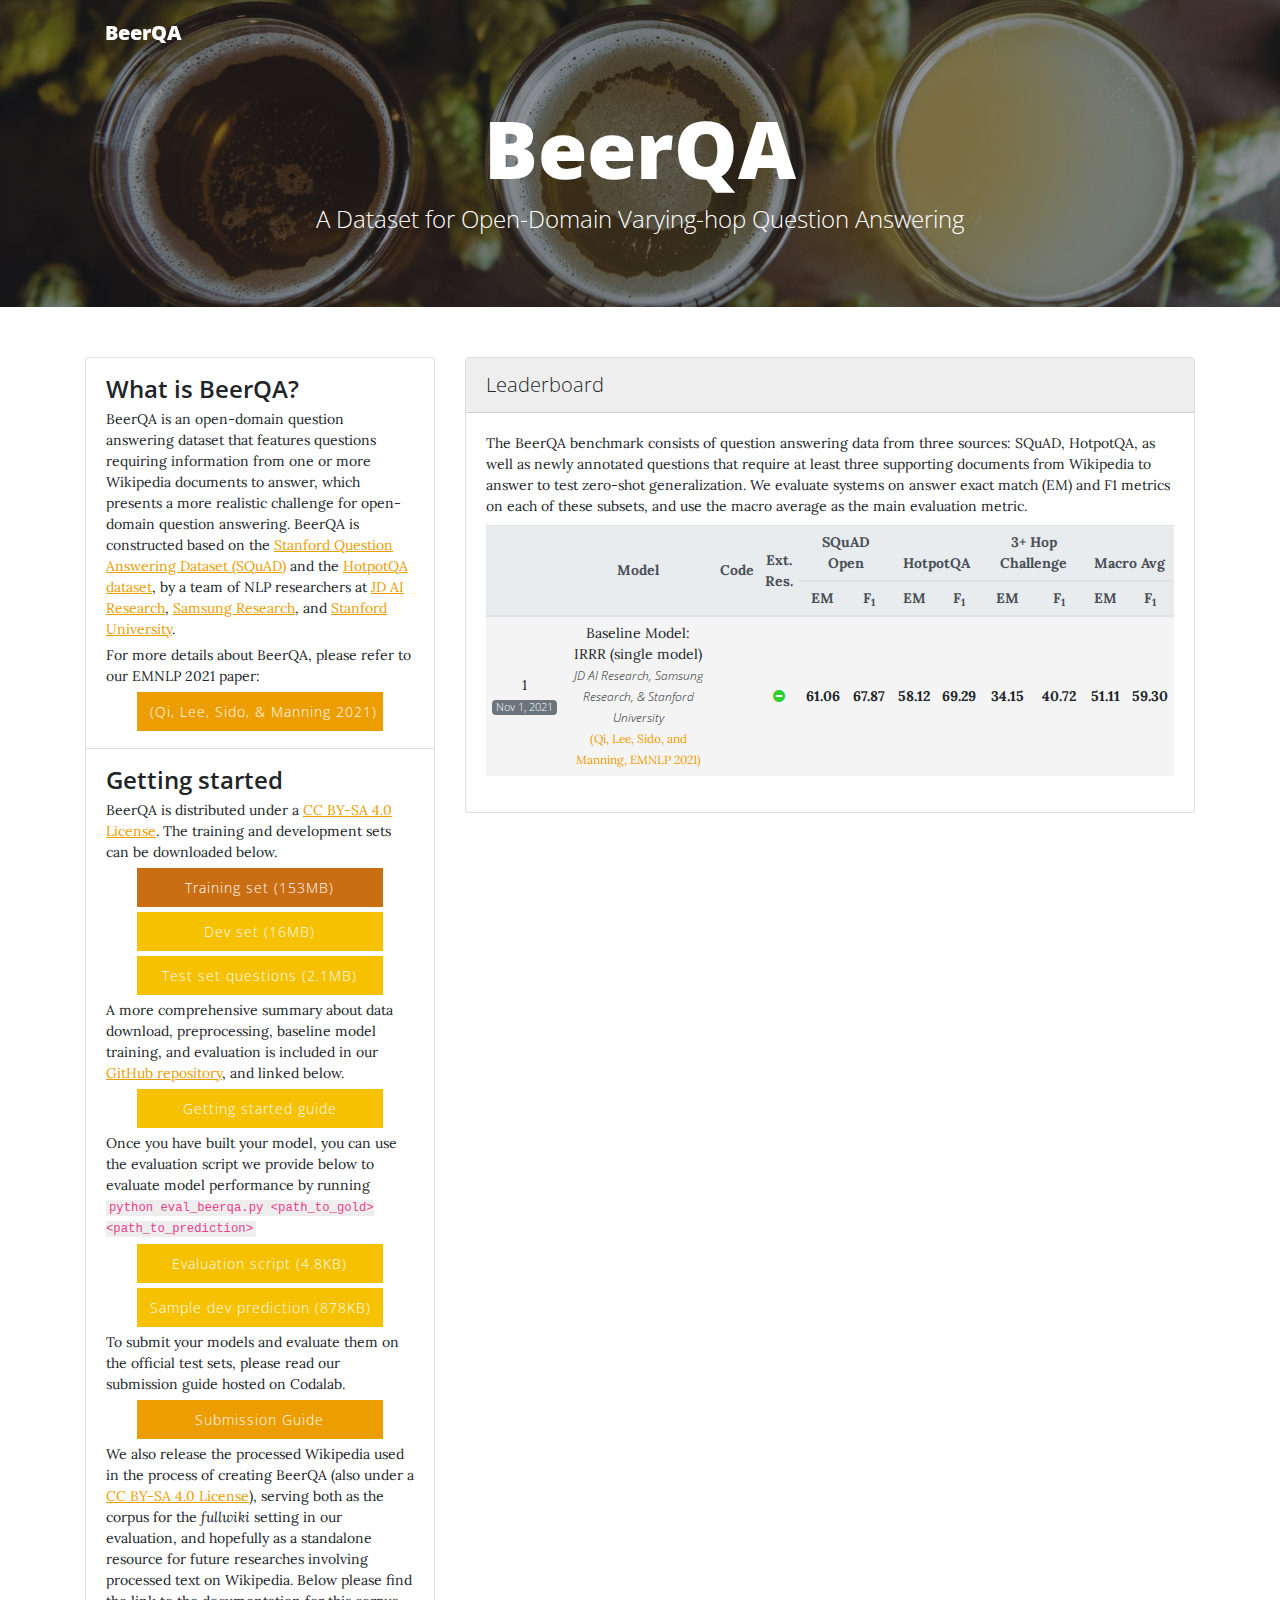
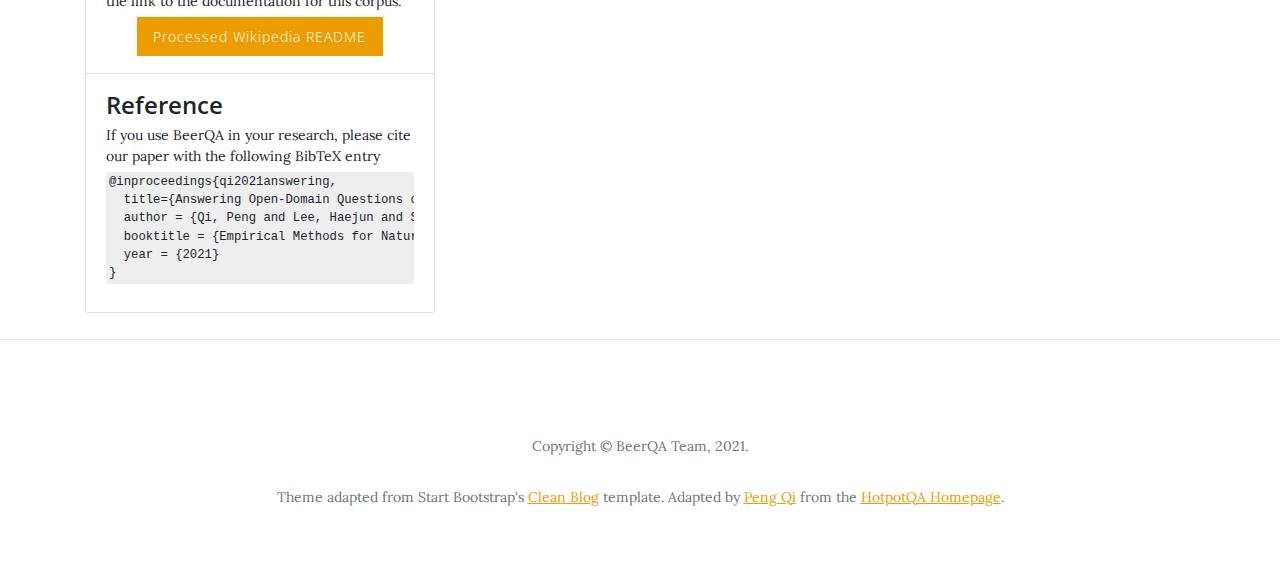
<file: index.html>
<!DOCTYPE html>
<html lang="en">

  <head>

    <meta charset="utf-8">
    <meta name="viewport" content="width=device-width, initial-scale=1, shrink-to-fit=no">
    <meta name="description" content="">
    <meta name="author" content="">
    <meta name="twitter:card" content="summary_large_image">
    <meta name="twitter:site" content="@qi2peng2">
    <meta name="twitter:creator" content="@qi2peng2">
    <meta name="twitter:title" content="BeerQA: A Dataset for Open-Domain Varying-hop Question Answering">
    <meta name="twitter:description" content="BeerQA is a question answering dataset featuring natural, multi-hop questions, with strong supervision for supporting facts to enable more explainable question answering systems. It is collected by a team of NLP researchers at Carnegie Mellon University, Stanford University, and Université de Montréal.">
    <meta name="twitter:image" content="https://beerqa.github.io/img/index.jpeg">
    <meta property="og:image" content="https://beerqa.github.io/img/index.jpeg">

    <title>BeerQA Homepage</title>

    <!-- Bootstrap core CSS -->
    <link href="vendor/bootstrap/css/bootstrap.min.css" rel="stylesheet">

    <!-- Custom fonts for this template -->
    <link href="vendor/font-awesome/css/font-awesome.min.css" rel="stylesheet" type="text/css">
    <link rel="stylesheet" href="https://use.fontawesome.com/releases/v5.3.1/css/all.css" integrity="sha384-mzrmE5qonljUremFsqc01SB46JvROS7bZs3IO2EmfFsd15uHvIt+Y8vEf7N7fWAU" crossorigin="anonymous">
    <link href='https://fonts.googleapis.com/css?family=Lora:400,700,400italic,700italic' rel='stylesheet' type='text/css'>
    <link href='https://fonts.googleapis.com/css?family=Open+Sans:300italic,400italic,600italic,700italic,800italic,400,300,600,700,800' rel='stylesheet' type='text/css'>

    <!-- Custom styles for this template -->
    <link href="css/clean-blog.min.css" rel="stylesheet">
    <link href="css/beerqa.css" rel="stylesheet">
    
<meta name="google-site-verification" content="h3zCtOJy9KzG1XWf5-3ppU1liaJ8NkpGvK_BbOOq3-4" />
<script type="application/ld+json">
{
  "@context":"https://schema.org/",
  "@type":"Dataset",
  "name":"BeerQA",
  "description":"BeerQA is a question answering dataset featuring natural, single- and multi-hop questions in a realistic open-domain setting to enable question answering systems built based on Wikipedia.",
  "url":"https://beerqa.github.io/",
  "keywords":[
     "Question Answering",
     "Natural Language Processing",
     "Multi-hop Reasoning",
     "Explainable Artificial Intelligence"
  ],
  "creator":{
     "@type":"Organization",
     "url": "https://beerqa.github.io/",
     "name":"JD AI Research, Samsung Research, Stanford University",
     "contactPoint":{
        "@type":"ContactPoint",
        "contactType": "customer service",
        "url":"https://qipeng.me/",
        "email":"pengqi@cs.stanford.edu"
     }
  },
  "distribution":[
     {
        "@type":"DataDownload",
        "encodingFormat":"JSON",
        "contentUrl":"https://nlp.stanford.edu/projects/beerqa/beerqa_train_v1.0.json"
     },
     {
        "@type":"DataDownload",
        "encodingFormat":"JSON",
        "contentUrl":"https://nlp.stanford.edu/projects/beerqa/beerqa_dev_v1.0.json"
     },
     {
        "@type":"DataDownload",
        "encodingFormat":"JSON",
        "contentUrl":"https://nlp.stanford.edu/projects/beerqa/beerqa_test_questions_v1.0.json"
     }
  ]
}
</script>

  </head>

  <body>
<nav class="navbar navbar-expand-lg navbar-light fixed-top" id="mainNav">
  <div class="container">
    <a class="navbar-brand" href="index.html">BeerQA</a>
    <button class="navbar-toggler navbar-toggler-right" type="button" data-toggle="collapse" data-target="#navbarResponsive" aria-controls="navbarResponsive" aria-expanded="false" aria-label="Toggle navigation">
      Menu
      <i class="fa fa-bars"></i>
    </button>
    <div class="collapse navbar-collapse" id="navbarResponsive">
      <ul class="navbar-nav ml-auto">
      </ul>
    </div>
  </div>
</nav>
<!-- Page Header -->
<header class="masthead" style="background-image: url('img/home-bg.jpeg')">
  <div class="overlay"></div>
  <div class="container">
    <div class="row">
      <div class="col-lg-8 col-md-10 mx-auto">
        <div class="site-heading">
          <h1>BeerQA</h1>
          <span class="subheading">A Dataset for Open-Domain <span class="line">Varying-hop</span> <span class="line">Question Answering</span></span>
        </div>
      </div>
    </div>
  </div>
</header>

    
<!-- Main Content -->
<div class="container" id="main">
  <div class="row">
    <div class="col-lg-4">
      <div class="list-group">
        <div class="list-group-item"><h4>What is BeerQA?</h4>
        <p>BeerQA is an open-domain question answering dataset that features questions requiring information from one or more Wikipedia documents to answer, which presents a more realistic challenge for open-domain question answering. BeerQA is constructed based on the <a href="https://rajpurkar.github.io/SQuAD-explorer/">Stanford Question Answering Dataset (SQuAD)</a> and the <a href="https://hotpotqa.github.io">HotpotQA dataset</a>, by a team of NLP researchers at <a href="https://corporate.jd.com/home">JD AI Research</a>, <a href="https://research.samsung.com/">Samsung Research</a>, and <a href="https://nlp.stanford.edu/">Stanford University</a>.</p>
        <p>For more details about BeerQA, please refer to our EMNLP 2021 paper:</p>
        <p class="text-center">
          <a href="https://arxiv.org/pdf/2010.12527.pdf"><button type="button" class="btn btn-info">(Qi, Lee, Sido, &amp; Manning 2021)</button></a>
        </p>
        </div>
        <div class="list-group-item"><h4>Getting started</h4>
        <p>BeerQA is distributed under a <a rel="license" href="http://creativecommons.org/licenses/by-sa/4.0/">CC BY-SA 4.0 License</a>. The training and development sets can be downloaded below.</p>
        <p class="text-center">
          <a href="https://nlp.stanford.edu/projects/beerqa/beerqa_train_v1.0.json"><button type="button" class="btn btn-success">Training set (153MB)</button></a>
        </p>
        <p class="text-center">
          <a href="https://nlp.stanford.edu/projects/beerqa/beerqa_dev_v1.0.json"><button type="button" class="btn btn-secondary">Dev set (16MB)</button></a>
        </p>
        <p class="text-center">
          <a href="https://nlp.stanford.edu/projects/beerqa/beerqa_test_questions_v1.0.json"><button type="button" class="btn btn-secondary">Test set questions (2.1MB)</button></a>
        </p>
        <p>A more comprehensive summary about data download, preprocessing, baseline model training, and evaluation is included in our <a href="https://github.com/beerqa/IRRR">GitHub repository</a>, and linked below.
        <p class="text-center">
          <a href="https://github.com/beerqa/IRRR/blob/main/README.md"><button type="button" class="btn btn-secondary">Getting started guide</button></a>
        </p>
        <p>
        Once you have built your model, you can use the evaluation script we provide below to evaluate model performance by running <code>python eval_beerqa.py &lt;path_to_gold&gt; &lt;path_to_prediction&gt;</code>
        </p>
        <p class="text-center">
          <a href="https://github.com/beerqa/IRRR/blob/main/utils/eval_beerqa.py"><button type="button" class="btn btn-secondary">Evaluation script (4.8KB)</button></a>
        </p>
        <p class="text-center">
          <a href="https://nlp.stanford.edu/projects/beerqa/sample_dev_pred.json"><button type="button" class="btn btn-secondary">Sample dev prediction (878KB)</button></a>
        </p>
        <p>To submit your models and evaluate them on the official test sets, please read our submission guide hosted on Codalab.</p>
        <p class="text-center">
          <a href="https://worksheets.codalab.org/worksheets/0x1647bab264a34ca4b7ea6c0c02d8a669"><button type="button" class="btn btn-info">Submission Guide</button></a>
        </p>
        <p>
        We also release the processed Wikipedia used in the process of creating BeerQA (also under a <a rel="license" href="http://creativecommons.org/licenses/by-sa/4.0/">CC BY-SA 4.0 License</a>), serving both as the corpus for the <em>fullwiki</em> setting in our evaluation, and hopefully as a standalone resource for future researches involving processed text on Wikipedia. Below please find the link to the documentation for this corpus.
        </p>
        <p class="text-center">
          <a href="wiki-readme.html"><button type="button" class="btn btn-info">Processed Wikipedia README</button></a>
        </p>
        </div>
        <div class="list-group-item"><h4>Reference</h4>
        <p>If you use BeerQA in your research, please cite our paper with the following BibTeX entry</p>
        <pre>
@inproceedings{qi2021answering,
  title={Answering Open-Domain Questions of Varying Reasoning Steps from Text},
  author = {Qi, Peng and Lee, Haejun and Sido, Oghenetegiri "TG" and Manning, Christopher D.},
  booktitle = {Empirical Methods for Natural Language Processing ({EMNLP})},
  year = {2021}
}</pre>
    </div>
  </div>
</div>
<div class="col-lg-8">
  <div class="card card-outline-secondary">
    <div class="card-header">
      Leaderboard
    </div>
    <div class="card-body">
      The BeerQA benchmark consists of question answering data from three sources: SQuAD, HotpotQA, as well as newly annotated questions that require at least three supporting documents from Wikipedia to answer to test zero-shot generalization. We evaluate systems on answer exact match (EM) and F1 metrics on each of these subsets, and use the macro average as the main evaluation metric.
      <table class="table table-responsive">
        <thead class="thead-light">
          <tr>
            <th scope="col" rowspan=2></th>
            <th scope="col" rowspan=2 class="align-middle text-center">Model</th>
            <th scope="col" rowspan=2 class="align-middle text-center">Code</th>
            <th scope="col" rowspan=2 class="align-middle text-center">Ext.<br>Res.</th>
            <th scope="col" colspan=2 class='text-center'>SQuAD Open</th>
            <th scope="col" colspan=2 class='text-center'>HotpotQA</th>
            <th scope="col" colspan=2 class='text-center'>3+ Hop Challenge</th>
            <th scope="col" colspan=2 class='text-center'>Macro Avg</th>
          </tr>
          <tr>
            <th scope="col" class='text-center'>EM</th>
            <th scope="col" class='text-center'>F<sub>1</sub></th>
            <th scope="col" class='text-center'>EM</th>
            <th scope="col" class='text-center'>F<sub>1</sub></th>
            <th scope="col" class='text-center'>EM</th>
            <th scope="col" class='text-center'>F<sub>1</sub></th>
            <th scope="col" class='text-center'>EM</th>
            <th scope="col" class='text-center'>F<sub>1</sub></th>
          </tr>
        </thead>
        <tbody><tr style="background:#f4f4f4">
            <td scope="row" class='align-middle text-center'>1<br>
              <span class="badge badge-secondary">Nov 1, 2021</span></td>
            <td class='align-middle text-center'>Baseline Model: IRRR (single model)<br/>
              <span class="affiliation">JD AI Research, Samsung Research, & Stanford University</span><br/><a href="https://arxiv.org/pdf/2010.12527.pdf" class="paperlink">(Qi, Lee, Sido, and Manning, EMNLP 2021)</a></td>
            <td class='align-middle text-center'><a href="https://github.com/beerqa/IRRR"><i class="far fa-file-alt" style="color:#32CD32"></i></a></td>
            <td class='align-middle text-center'><a href="#" data-toggle="tooltip" data-placement="bottom" title="The authors declare that no external resources were used."><i class="fa fa-minus-circle" style="color:#32CD32"></i></a></td>
            <td class='align-middle text-center'><strong>61.06</strong></td>
            <td class='align-middle text-center'><strong>67.87</strong></td>
            <td class='align-middle text-center'><strong>58.12</strong></td>
            <td class='align-middle text-center'><strong>69.29</strong></td>
            <td class='align-middle text-center'><strong>34.15</strong></td>
            <td class='align-middle text-center'><strong>40.72</strong></td>
            <td class='align-middle text-center'><strong>51.11</strong></td>
            <td class='align-middle text-center'><strong>59.30</strong></td>
          </tr></tbody>
      </table>
    </div>
  </div>
  </div>
</div>
</div>

    <hr>
    <!-- Footer -->
    <footer>
      <div class="container">
        <div class="row">
          <div class="col-lg-8 col-md-10 mx-auto">
            <p class="copyright text-muted">Copyright &copy; BeerQA Team, 2021.</p>
            <p class="copyright text-muted">Theme adapted from Start Bootstrap's <a href="https://startbootstrap.com/template-overviews/clean-blog/">Clean Blog</a> template. Adapted by <a href="https://qipeng.github.io/">Peng Qi</a> from the <a href="https://hotpotqa.github.io/">HotpotQA Homepage</a>.</p>
          </div>
        </div>
      </div>
    </footer>

    <!-- Bootstrap core JavaScript -->
    <script src="vendor/jquery/jquery.min.js"></script>
    <script src="vendor/bootstrap/js/bootstrap.bundle.min.js"></script>
    <script>$(function () {
      $('[data-toggle="tooltip"]').tooltip()
    })</script>

    <!-- Custom scripts for this template -->
    <script src="js/clean-blog.min.js"></script>
    

  </body>

</html>
</file>
<file: css/beerqa.css>
header.masthead .page-heading, header.masthead .post-heading, header.masthead .site-heading { padding: 100px 0 75px; }
#main {font-size:14px;}
#main h1, #main h2, #main h3, #main h4, #main h5, #main h6 {font-weight:600; margin: 5px 0;}
#main button {text-transform: none; padding: 8px 12px; font-weight:300; width:80%; min-width:230px;}
a {color:#ec9d00;}
.btn-info {background-color:#ec9d00; border-color:#ec9d00;}
.btn-success {background-color:#c96e12; border-color:#c96e12;}
.btn-secondary {background-color:#f6c101; border-color:#f6c101;}
.list-group-item p {margin: 5px 0;}
.card {margin-bottom: 10px;}
.list-group {margin-bottom: 10px;}
.card-header {font-family:"Open Sans", "Helvetica", "Arial", sans-serif; font-weight:300; font-size:1.25rem; background:#eee;}
.badge {font-family:"Open Sans", "Helvetica", "Arial", sans-serif; font-weight:300;}
code, pre {background: #eee; padding: 1px 3px;}
.table td, .table th {padding: .42em;}
.table { margin-top: 8px; }
.far, .fas {font-size:18px;}
.affiliation {font-style: italic; font-family:"Open Sans", "Helvetica", "Arial", sans-serif; font-weight:300; font-size:.75rem;}
.paperlink {font-size: .85em;}
.crossed { position: relative;padding: .1rem; overflow: hidden;}
.crossed:before, .crossed:after { position: absolute; content: ''; background: #dc3545!important; display: block; width: 20%; height: 2px; -webkit-transform: rotate(-45deg); transform: rotate(-45deg); left: 0; right: 0; top: 0; bottom: 0; margin: auto;border-radius: 1px; }
.crossed:after { -webkit-transform: rotate(45deg); transform: rotate(45deg);}
.supfact { color: #28a745 }
span.line { display: inline-block;}
.data-paragraph, .data-question, .data-answer{ margin-bottom: 8px; transition: height .2s;}
.data-paragraph .paragraph-title { color: #888888; }
.data-paragraph .supfact { background: #bbffcc; border-radius: 3px; color: inherit; transition: background-color .2s;}
.data-paragraph .hide { background: none !important; }
</file>
<file: css/clean-blog.min.css>
body{font-size:20px;color:#212529;font-family:Lora,'Times New Roman',serif}p{line-height:1.5;margin:30px 0}p a{text-decoration:underline}h1,h2,h3,h4,h5,h6{font-weight:800;font-family:'Open Sans','Helvetica Neue',Helvetica,Arial,sans-serif}a{color:#212529;-webkit-transition:all .2s;-moz-transition:all .2s;transition:all .2s}a:focus,a:hover{color:#0085a1}blockquote{font-style:italic;color:#868e96}.section-heading{font-size:36px;font-weight:700;margin-top:60px}.caption{font-size:14px;font-style:italic;display:block;margin:0;padding:10px;text-align:center;border-bottom-right-radius:5px;border-bottom-left-radius:5px}::-moz-selection{color:#fff;background:#0085a1;text-shadow:none}::selection{color:#fff;background:#0085a1;text-shadow:none}img::selection{color:#fff;background:0 0}img::-moz-selection{color:#fff;background:0 0}#mainNav{position:absolute;border-bottom:1px solid #e9ecef;background-color:#fff;font-family:'Open Sans','Helvetica Neue',Helvetica,Arial,sans-serif}#mainNav .navbar-brand{font-weight:800;color:#343a40}#mainNav .navbar-toggler{font-size:12px;font-weight:800;padding:13px;text-transform:uppercase;color:#343a40}#mainNav .navbar-nav>li.nav-item>a{font-size:12px;font-weight:800;letter-spacing:1px;text-transform:uppercase}@media only screen and (min-width:992px){#mainNav{border-bottom:1px solid transparent;background:0 0}#mainNav .navbar-brand{padding:10px 20px;color:#fff}#mainNav .navbar-brand:focus,#mainNav .navbar-brand:hover{color:rgba(255,255,255,.8)}#mainNav .navbar-nav>li.nav-item>a{padding:10px 20px;color:#fff}#mainNav .navbar-nav>li.nav-item>a:focus,#mainNav .navbar-nav>li.nav-item>a:hover{color:rgba(255,255,255,.8)}}@media only screen and (min-width:992px){#mainNav{-webkit-transition:background-color .2s;-moz-transition:background-color .2s;transition:background-color .2s;-webkit-transform:translate3d(0,0,0);-moz-transform:translate3d(0,0,0);-ms-transform:translate3d(0,0,0);-o-transform:translate3d(0,0,0);transform:translate3d(0,0,0);-webkit-backface-visibility:hidden}#mainNav.is-fixed{position:fixed;top:-67px;-webkit-transition:-webkit-transform .2s;-moz-transition:-moz-transform .2s;transition:transform .2s;border-bottom:1px solid #fff;background-color:rgba(255,255,255,.9)}#mainNav.is-fixed .navbar-brand{color:#212529}#mainNav.is-fixed .navbar-brand:focus,#mainNav.is-fixed .navbar-brand:hover{color:#0085a1}#mainNav.is-fixed .navbar-nav>li.nav-item>a{color:#212529}#mainNav.is-fixed .navbar-nav>li.nav-item>a:focus,#mainNav.is-fixed .navbar-nav>li.nav-item>a:hover{color:#0085a1}#mainNav.is-visible{-webkit-transform:translate3d(0,100%,0);-moz-transform:translate3d(0,100%,0);-ms-transform:translate3d(0,100%,0);-o-transform:translate3d(0,100%,0);transform:translate3d(0,100%,0)}}header.masthead{margin-bottom:50px;background:no-repeat center center;background-color:#868e96;background-attachment:scroll;position:relative;-webkit-background-size:cover;-moz-background-size:cover;-o-background-size:cover;background-size:cover}header.masthead .overlay{position:absolute;top:0;left:0;height:100%;width:100%;background-color:#212529;opacity:.5}header.masthead .page-heading,header.masthead .post-heading,header.masthead .site-heading{padding:200px 0 150px;color:#fff}@media only screen and (min-width:768px){header.masthead .page-heading,header.masthead .post-heading,header.masthead .site-heading{padding:200px 0}}header.masthead .page-heading,header.masthead .site-heading{text-align:center}header.masthead .page-heading h1,header.masthead .site-heading h1{font-size:50px;margin-top:0}header.masthead .page-heading .subheading,header.masthead .site-heading .subheading{font-size:24px;font-weight:300;line-height:1.1;display:block;margin:10px 0 0;font-family:'Open Sans','Helvetica Neue',Helvetica,Arial,sans-serif}@media only screen and (min-width:768px){header.masthead .page-heading h1,header.masthead .site-heading h1{font-size:80px}}header.masthead .post-heading h1{font-size:35px}header.masthead .post-heading .meta,header.masthead .post-heading .subheading{line-height:1.1;display:block}header.masthead .post-heading .subheading{font-size:24px;font-weight:600;margin:10px 0 30px;font-family:'Open Sans','Helvetica Neue',Helvetica,Arial,sans-serif}header.masthead .post-heading .meta{font-size:20px;font-weight:300;font-style:italic;font-family:Lora,'Times New Roman',serif}header.masthead .post-heading .meta a{color:#fff}@media only screen and (min-width:768px){header.masthead .post-heading h1{font-size:55px}header.masthead .post-heading .subheading{font-size:30px}}.post-preview>a{color:#212529}.post-preview>a:focus,.post-preview>a:hover{text-decoration:none;color:#0085a1}.post-preview>a>.post-title{font-size:30px;margin-top:30px;margin-bottom:10px}.post-preview>a>.post-subtitle{font-weight:300;margin:0 0 10px}.post-preview>.post-meta{font-size:18px;font-style:italic;margin-top:0;color:#868e96}.post-preview>.post-meta>a{text-decoration:none;color:#212529}.post-preview>.post-meta>a:focus,.post-preview>.post-meta>a:hover{text-decoration:underline;color:#0085a1}@media only screen and (min-width:768px){.post-preview>a>.post-title{font-size:36px}}.floating-label-form-group{font-size:14px;position:relative;margin-bottom:0;padding-bottom:.5em;border-bottom:1px solid #dee2e6}.floating-label-form-group input,.floating-label-form-group textarea{font-size:1.5em;position:relative;z-index:1;padding:0;resize:none;border:none;border-radius:0;background:0 0;box-shadow:none!important;font-family:Lora,'Times New Roman',serif}.floating-label-form-group input::-webkit-input-placeholder,.floating-label-form-group textarea::-webkit-input-placeholder{color:#868e96;font-family:Lora,'Times New Roman',serif}.floating-label-form-group label{font-size:.85em;line-height:1.764705882em;position:relative;z-index:0;top:2em;display:block;margin:0;-webkit-transition:top .3s ease,opacity .3s ease;-moz-transition:top .3s ease,opacity .3s ease;-ms-transition:top .3s ease,opacity .3s ease;transition:top .3s ease,opacity .3s ease;vertical-align:middle;vertical-align:baseline;opacity:0}.floating-label-form-group .help-block{margin:15px 0}.floating-label-form-group-with-value label{top:0;opacity:1}.floating-label-form-group-with-focus label{color:#0085a1}form .form-group:first-child .floating-label-form-group{border-top:1px solid #dee2e6}footer{padding:50px 0 65px}footer .list-inline{margin:0;padding:0}footer .copyright{font-size:14px;margin-bottom:0;text-align:center}.btn{font-size:14px;font-weight:800;padding:15px 25px;letter-spacing:1px;text-transform:uppercase;border-radius:0;font-family:'Open Sans','Helvetica Neue',Helvetica,Arial,sans-serif}.btn-primary{background-color:#0085a1;border-color:#0085a1}.btn-primary:active,.btn-primary:focus,.btn-primary:hover{color:#fff;background-color:#00657b!important;border-color:#00657b!important}.btn-lg{font-size:16px;padding:25px 35px}
</file>
